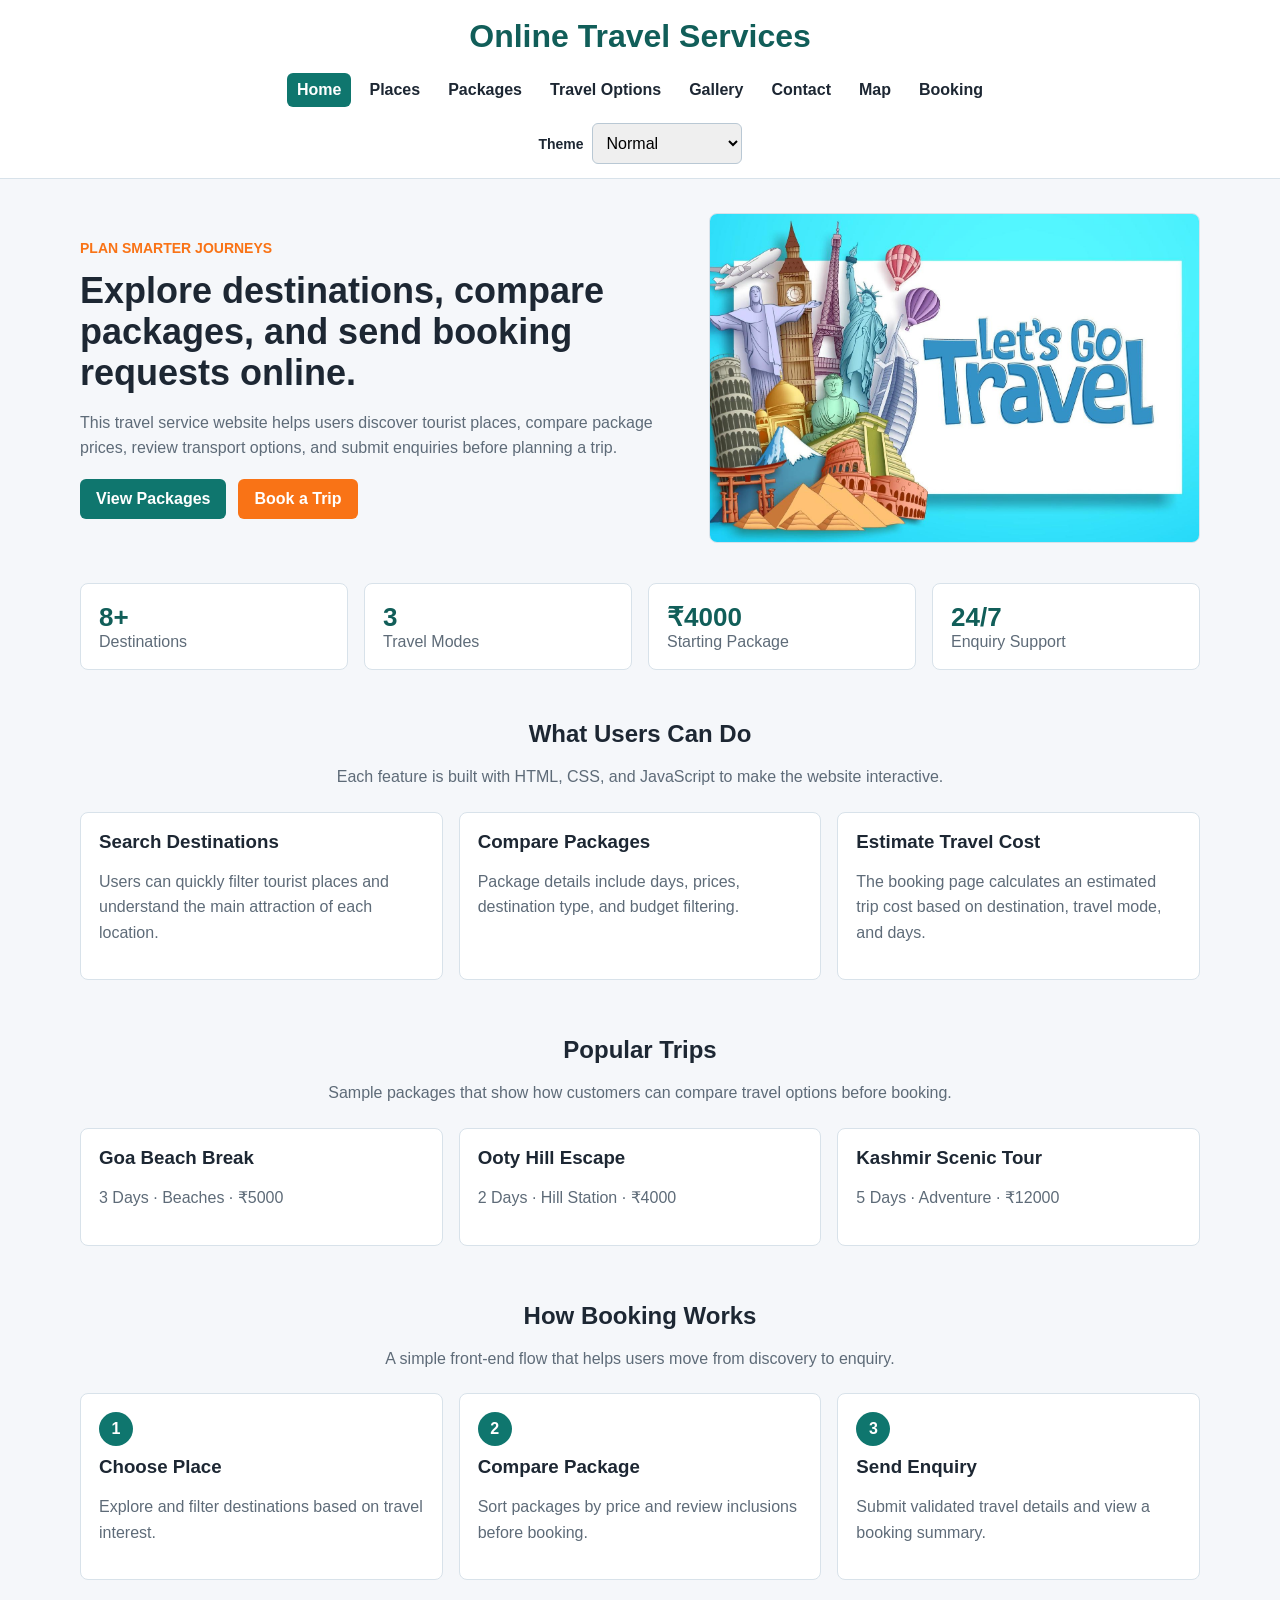
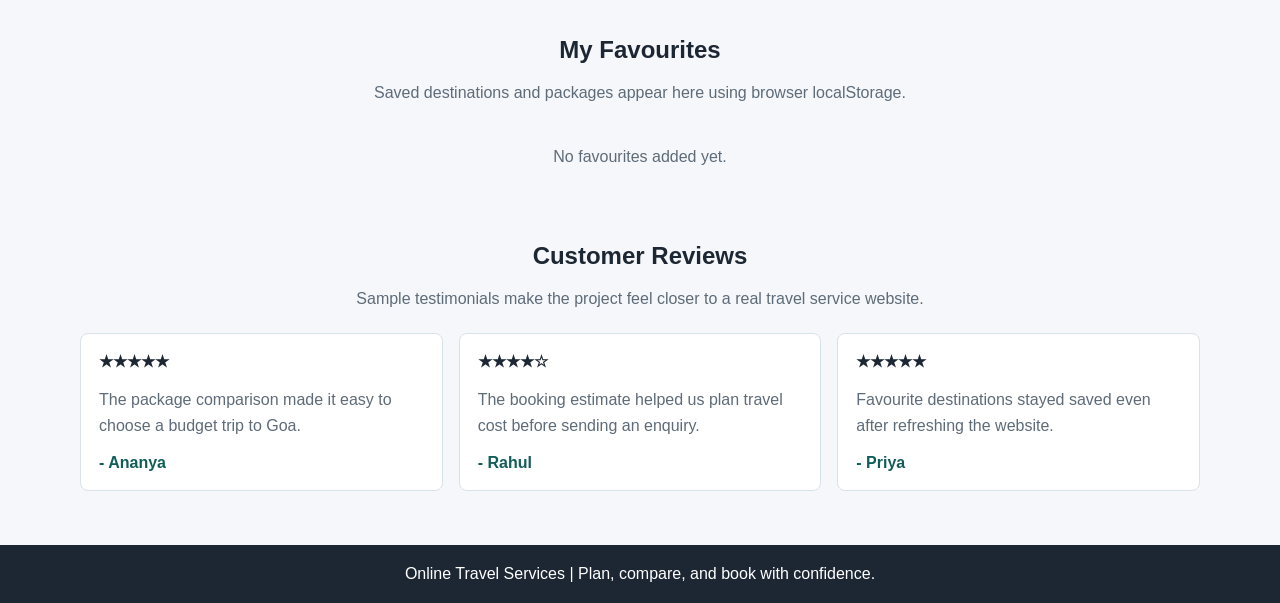
<file: index.html>
<!DOCTYPE html>
<html lang="en">
<head>
<meta charset="UTF-8">
<meta name="viewport" content="width=device-width, initial-scale=1.0">
<title>Online Travel Services</title>
<link rel="stylesheet" href="style.css">
<script src="script.js" defer></script>
</head>

<body>
<header class="site-header">
  <h1>Online Travel Services</h1>
  <nav>
    <a href="index.html">Home</a>
    <a href="places.html">Places</a>
    <a href="packages.html">Packages</a>
    <a href="travel.html">Travel Options</a>
    <a href="gallery.html">Gallery</a>
    <a href="contact.html">Contact</a>
    <a href="frames.html">Map</a>
    <a href="booking.html">Booking</a>
  </nav>
</header>

<main>
  <section class="hero">
    <div class="hero-text">
      <p class="eyebrow">Plan smarter journeys</p>
      <h2>Explore destinations, compare packages, and send booking requests online.</h2>
      <p>
        This travel service website helps users discover tourist places, compare package prices,
        review transport options, and submit enquiries before planning a trip.
      </p>
      <div class="hero-actions">
        <a class="button" href="packages.html">View Packages</a>
        <a class="button secondary" href="booking.html">Book a Trip</a>
      </div>
    </div>
    <img src="images/travel1.jpg" alt="Travel destination view">
  </section>

  <section class="stats-grid" aria-label="Website highlights">
    <div>
      <strong>8+</strong>
      <span>Destinations</span>
    </div>
    <div>
      <strong>3</strong>
      <span>Travel Modes</span>
    </div>
    <div>
      <strong>₹4000</strong>
      <span>Starting Package</span>
    </div>
    <div>
      <strong>24/7</strong>
      <span>Enquiry Support</span>
    </div>
  </section>

  <section class="section">
    <div class="section-heading">
      <h2>What Users Can Do</h2>
      <p>Each feature is built with HTML, CSS, and JavaScript to make the website interactive.</p>
    </div>
    <div class="feature-grid">
      <article class="feature-card">
        <h3>Search Destinations</h3>
        <p>Users can quickly filter tourist places and understand the main attraction of each location.</p>
      </article>
      <article class="feature-card">
        <h3>Compare Packages</h3>
        <p>Package details include days, prices, destination type, and budget filtering.</p>
      </article>
      <article class="feature-card">
        <h3>Estimate Travel Cost</h3>
        <p>The booking page calculates an estimated trip cost based on destination, travel mode, and days.</p>
      </article>
    </div>
  </section>

  <section class="section">
    <div class="section-heading">
      <h2>Popular Trips</h2>
      <p>Sample packages that show how customers can compare travel options before booking.</p>
    </div>
    <div class="package-preview">
      <article>
        <h3>Goa Beach Break</h3>
        <p>3 Days · Beaches · ₹5000</p>
      </article>
      <article>
        <h3>Ooty Hill Escape</h3>
        <p>2 Days · Hill Station · ₹4000</p>
      </article>
      <article>
        <h3>Kashmir Scenic Tour</h3>
        <p>5 Days · Adventure · ₹12000</p>
      </article>
    </div>
  </section>

  <section class="section">
    <div class="section-heading">
      <h2>How Booking Works</h2>
      <p>A simple front-end flow that helps users move from discovery to enquiry.</p>
    </div>
    <div class="steps-grid">
      <article>
        <strong>1</strong>
        <h3>Choose Place</h3>
        <p>Explore and filter destinations based on travel interest.</p>
      </article>
      <article>
        <strong>2</strong>
        <h3>Compare Package</h3>
        <p>Sort packages by price and review inclusions before booking.</p>
      </article>
      <article>
        <strong>3</strong>
        <h3>Send Enquiry</h3>
        <p>Submit validated travel details and view a booking summary.</p>
      </article>
    </div>
  </section>

  <section class="section">
    <div class="section-heading">
      <h2>My Favourites</h2>
      <p>Saved destinations and packages appear here using browser localStorage.</p>
    </div>
    <div id="favouritesList" class="favourites-list">
      <p>No favourites added yet.</p>
    </div>
  </section>

  <section class="section">
    <div class="section-heading">
      <h2>Customer Reviews</h2>
      <p>Sample testimonials make the project feel closer to a real travel service website.</p>
    </div>
    <div class="testimonial-grid">
      <article>
        <strong>★★★★★</strong>
        <p>The package comparison made it easy to choose a budget trip to Goa.</p>
        <span>- Ananya</span>
      </article>
      <article>
        <strong>★★★★☆</strong>
        <p>The booking estimate helped us plan travel cost before sending an enquiry.</p>
        <span>- Rahul</span>
      </article>
      <article>
        <strong>★★★★★</strong>
        <p>Favourite destinations stayed saved even after refreshing the website.</p>
        <span>- Priya</span>
      </article>
    </div>
  </section>
</main>

<footer>
  <p>Online Travel Services | Plan, compare, and book with confidence.</p>
</footer>
</body>
</html>
</file>
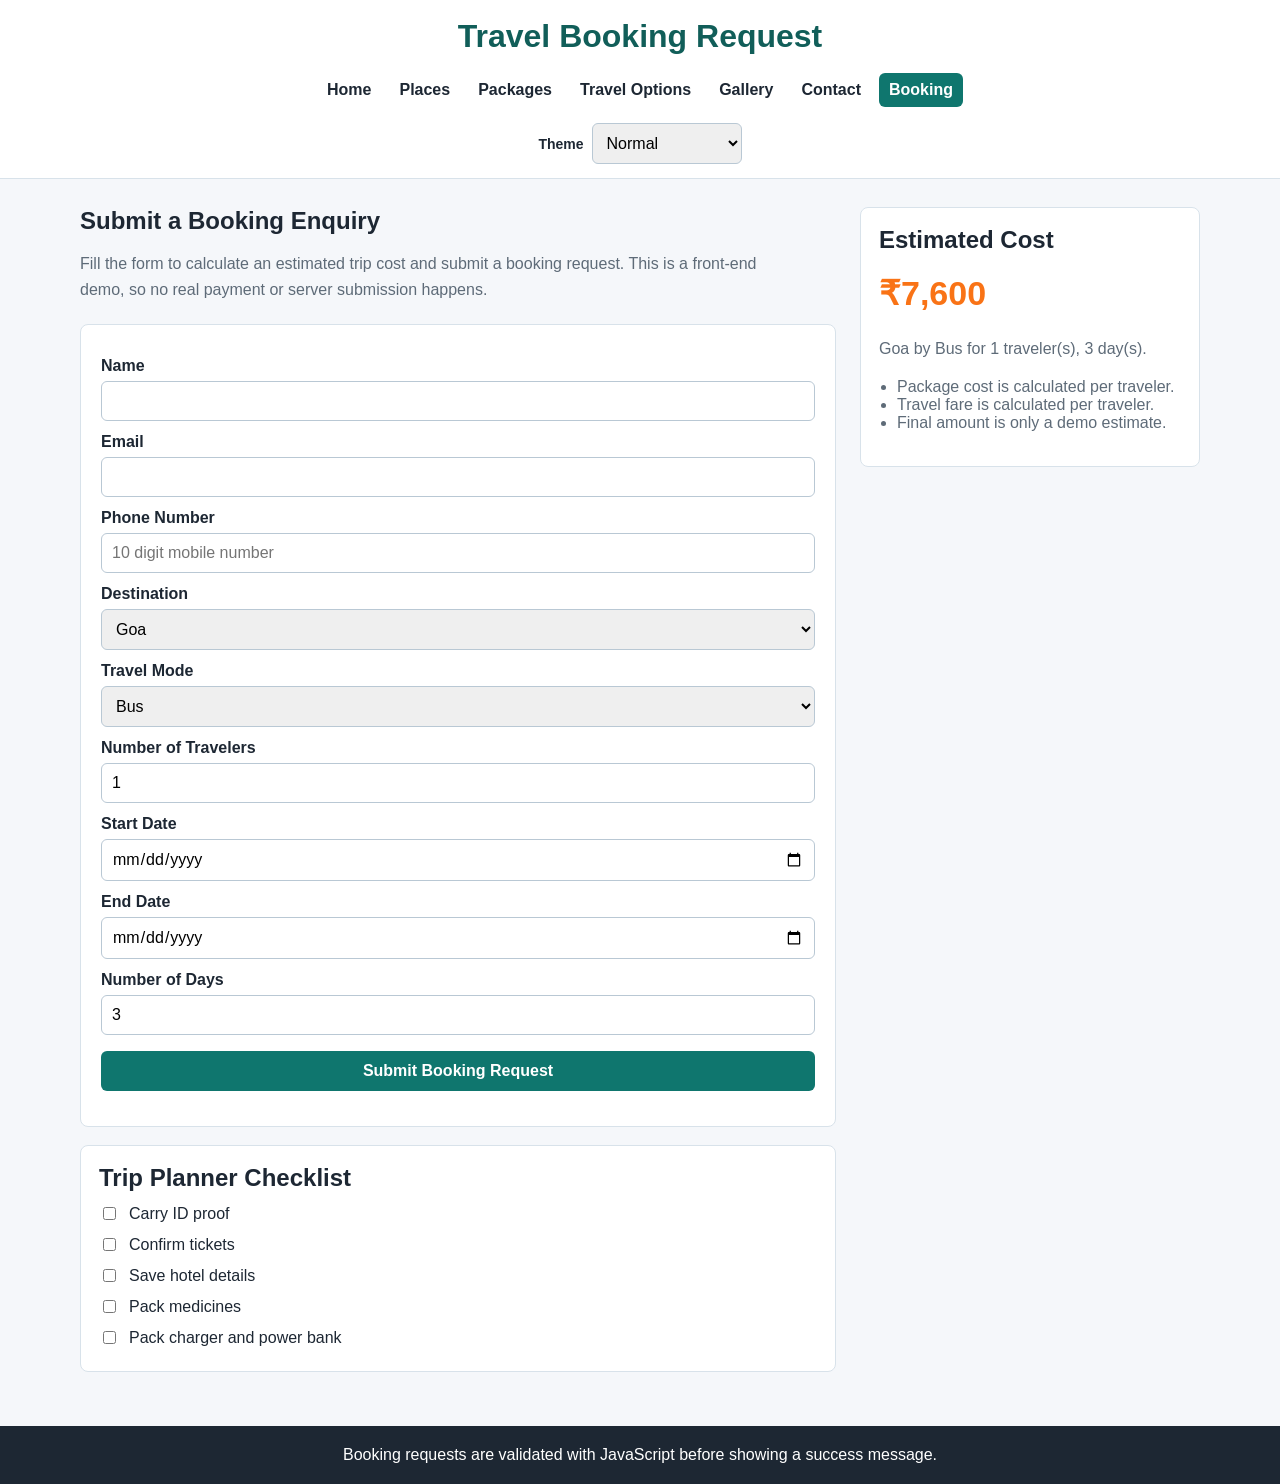
<file: booking.html>
<!DOCTYPE html>
<html lang="en">
<head>
<meta charset="UTF-8">
<meta name="viewport" content="width=device-width, initial-scale=1.0">
<title>Travel Booking</title>
<link rel="stylesheet" href="style.css">
<script src="script.js" defer></script>
</head>

<body>
<header class="site-header">
  <h1>Travel Booking Request</h1>
  <nav>
    <a href="index.html">Home</a>
    <a href="places.html">Places</a>
    <a href="packages.html">Packages</a>
    <a href="travel.html">Travel Options</a>
    <a href="gallery.html">Gallery</a>
    <a href="contact.html">Contact</a>
    <a href="booking.html">Booking</a>
  </nav>
</header>

<main>
  <section class="section booking-layout">
    <div>
      <div class="section-heading left-align">
        <h2>Submit a Booking Enquiry</h2>
        <p>
          Fill the form to calculate an estimated trip cost and submit a booking request.
          This is a front-end demo, so no real payment or server submission happens.
        </p>
      </div>

      <form class="booking-form" data-success="Booking request sent successfully! We will contact you soon.">
        <label for="customerName">Name</label>
        <input id="customerName" name="customerName" type="text" required>

        <label for="customerEmail">Email</label>
        <input id="customerEmail" name="customerEmail" type="email" required>

        <label for="customerPhone">Phone Number</label>
        <input id="customerPhone" name="customerPhone" type="tel" pattern="[0-9]{10}" placeholder="10 digit mobile number" required>

        <label for="destination">Destination</label>
        <select id="destination" name="destination" required>
          <option value="Goa">Goa</option>
          <option value="Ooty">Ooty</option>
          <option value="Kashmir">Kashmir</option>
          <option value="Jaipur">Jaipur</option>
        </select>

        <label for="travelMode">Travel Mode</label>
        <select id="travelMode" name="travelMode" required>
          <option value="Bus">Bus</option>
          <option value="Train">Train</option>
          <option value="Flight">Flight</option>
        </select>

        <label for="travelers">Number of Travelers</label>
        <input id="travelers" name="travelers" type="number" min="1" value="1" required>

        <label for="startDate">Start Date</label>
        <input id="startDate" name="startDate" type="date" required>

        <label for="endDate">End Date</label>
        <input id="endDate" name="endDate" type="date" required>

        <label for="days">Number of Days</label>
        <input id="days" name="days" type="number" min="1" value="3" required>

        <input type="submit" value="Submit Booking Request">
      </form>

      <div class="trip-checklist">
        <h2>Trip Planner Checklist</h2>
        <label><input type="checkbox" data-checklist-item="id-proof"> Carry ID proof</label>
        <label><input type="checkbox" data-checklist-item="tickets"> Confirm tickets</label>
        <label><input type="checkbox" data-checklist-item="hotel"> Save hotel details</label>
        <label><input type="checkbox" data-checklist-item="medicines"> Pack medicines</label>
        <label><input type="checkbox" data-checklist-item="charger"> Pack charger and power bank</label>
      </div>
    </div>

    <aside class="estimate-panel" aria-live="polite">
      <h2>Estimated Cost</h2>
      <p class="estimate-total" id="estimateTotal">₹0</p>
      <p id="estimateDetails">Choose a destination and travel mode to view the estimate.</p>
      <ul>
        <li>Package cost is calculated per traveler.</li>
        <li>Travel fare is calculated per traveler.</li>
        <li>Final amount is only a demo estimate.</li>
      </ul>
    </aside>
  </section>
</main>

<footer>
  <p>Booking requests are validated with JavaScript before showing a success message.</p>
</footer>
</body>
</html>
</file>
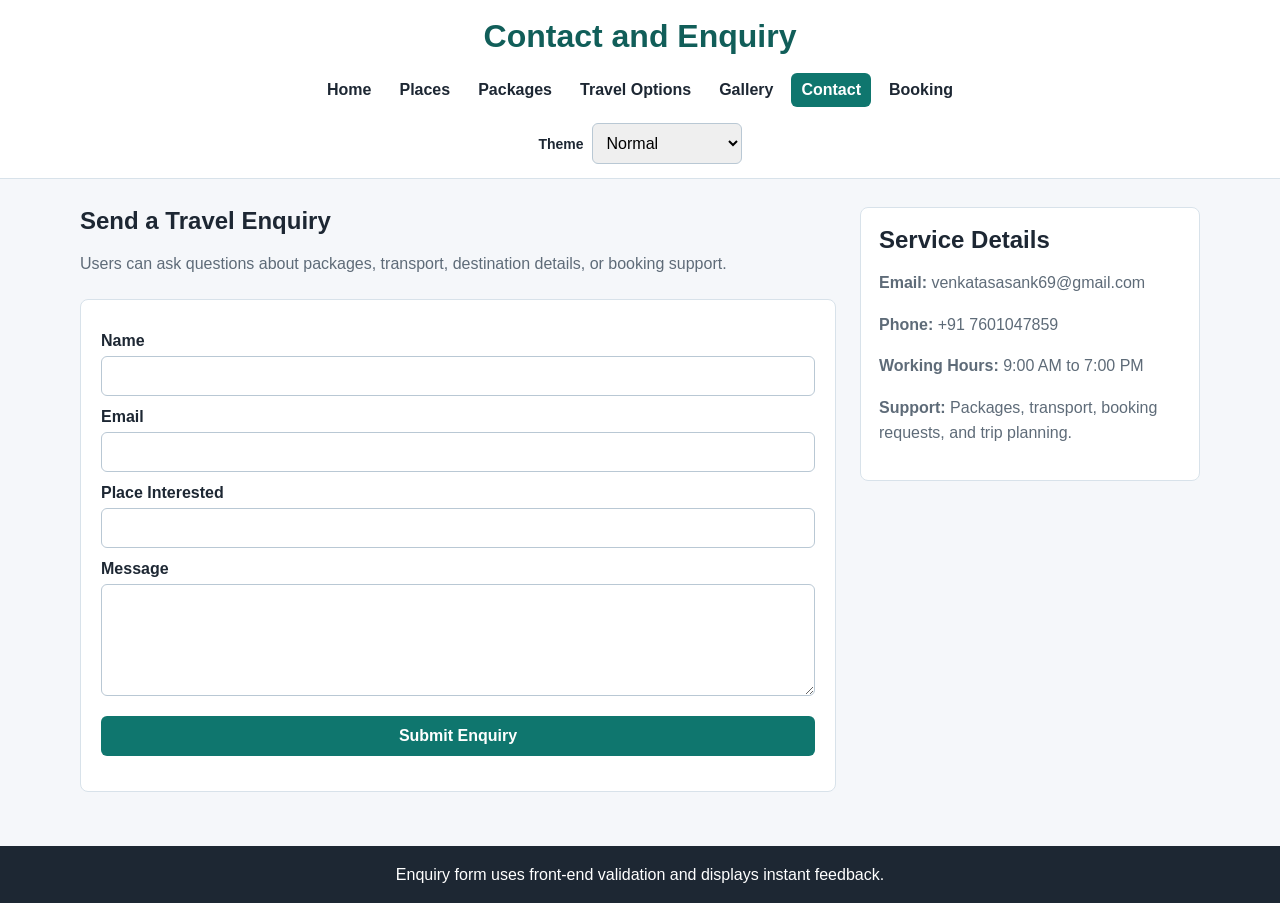
<file: contact.html>
<!DOCTYPE html>
<html lang="en">
<head>
<meta charset="UTF-8">
<meta name="viewport" content="width=device-width, initial-scale=1.0">
<title>Contact</title>
<link rel="stylesheet" href="style.css">
<script src="script.js" defer></script>
</head>

<body>
<header class="site-header">
  <h1>Contact and Enquiry</h1>
  <nav>
    <a href="index.html">Home</a>
    <a href="places.html">Places</a>
    <a href="packages.html">Packages</a>
    <a href="travel.html">Travel Options</a>
    <a href="gallery.html">Gallery</a>
    <a href="contact.html">Contact</a>
    <a href="booking.html">Booking</a>
  </nav>
</header>

<main>
  <section class="section contact-layout">
    <div>
      <div class="section-heading left-align">
        <h2>Send a Travel Enquiry</h2>
        <p>Users can ask questions about packages, transport, destination details, or booking support.</p>
      </div>

      <form class="contact-form" data-email-target="venkatasasank69@gmail.com" data-success="Thank you! Your enquiry has been prepared for email.">
        <label for="enquiryName">Name</label>
        <input id="enquiryName" type="text" required>

        <label for="enquiryEmail">Email</label>
        <input id="enquiryEmail" type="email" required>

        <label for="placeInterested">Place Interested</label>
        <input id="placeInterested" type="text" required>

        <label for="message">Message</label>
        <textarea id="message" rows="5" required></textarea>

        <input type="submit" value="Submit Enquiry">
      </form>
    </div>

    <aside class="info-panel">
      <h2>Service Details</h2>
      <p><strong>Email:</strong> venkatasasank69@gmail.com</p>
      <p><strong>Phone:</strong> +91 7601047859</p>
      <p><strong>Working Hours:</strong> 9:00 AM to 7:00 PM</p>
      <p><strong>Support:</strong> Packages, transport, booking requests, and trip planning.</p>
    </aside>
  </section>
</main>

<footer>
  <p>Enquiry form uses front-end validation and displays instant feedback.</p>
</footer>
</body>
</html>
</file>
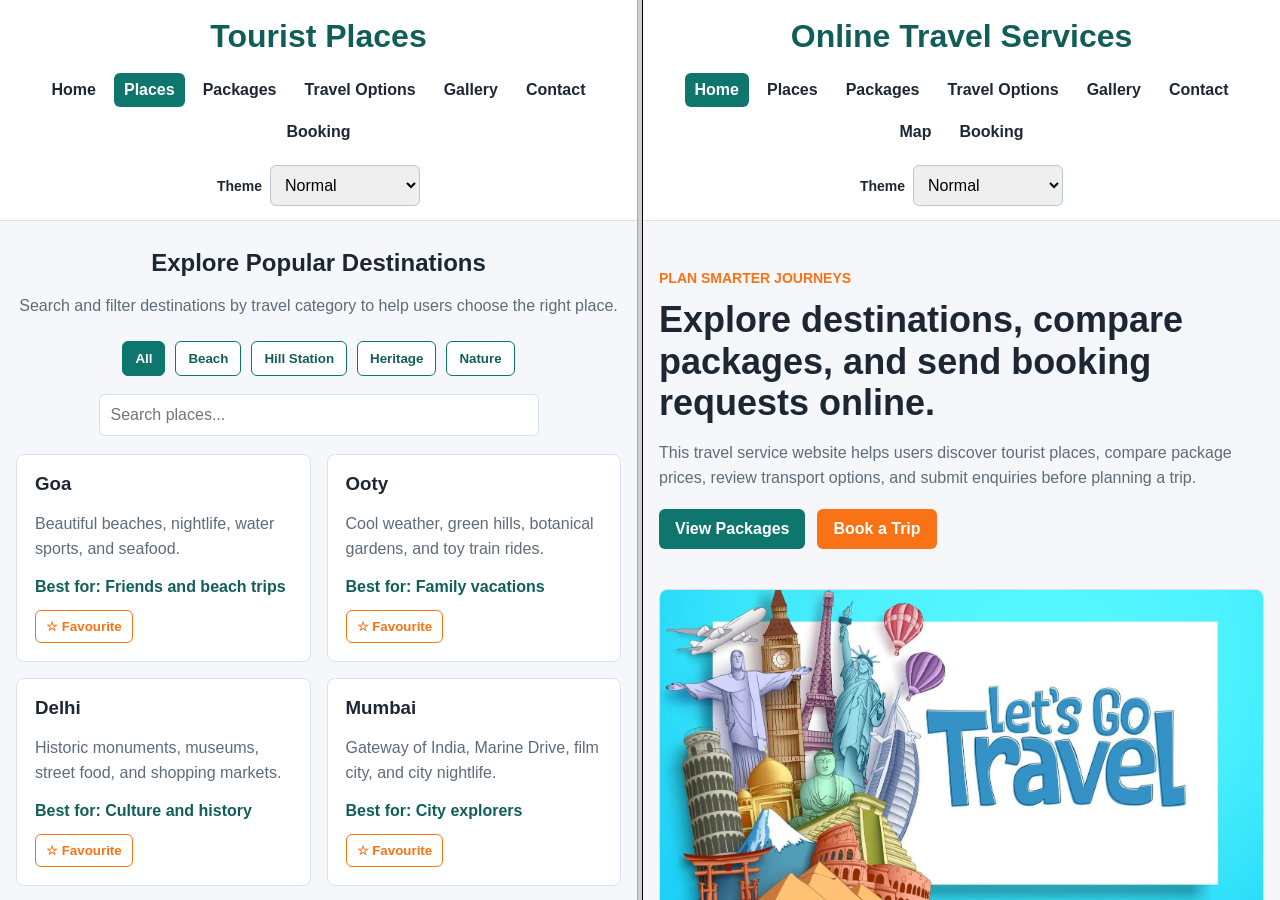
<file: frames.html>
<!DOCTYPE html>
<html>
<head>
<meta charset="UTF-8">
<title>Frames</title>
<link rel="stylesheet" href="style.css">

</head>

<frameset cols="50%,50%">
    <frame src="places.html">
    <frame src="index.html">
</frameset>

</html>
</file>
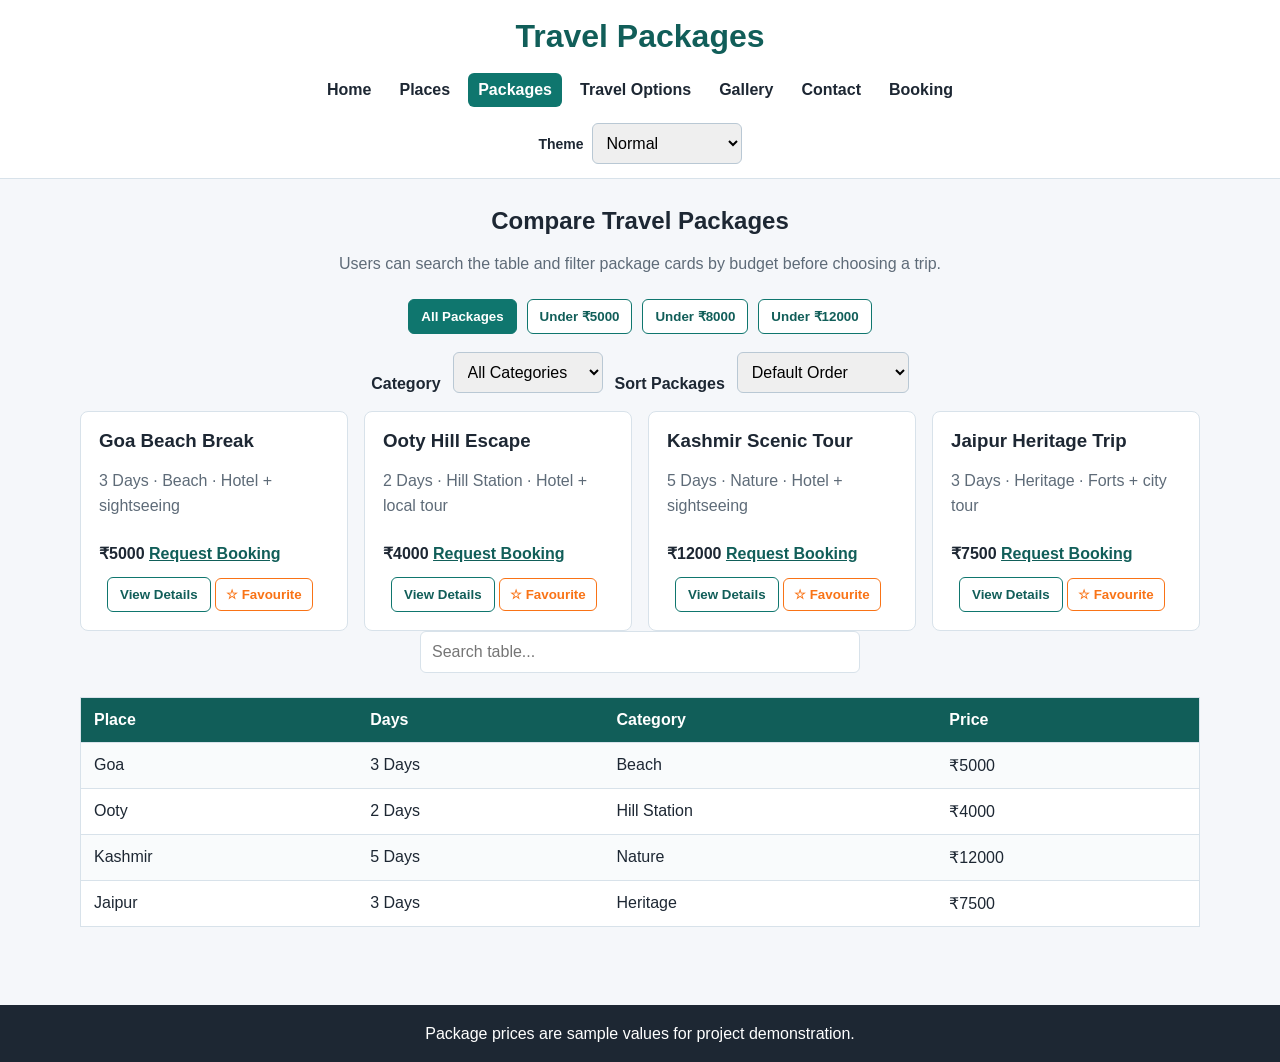
<file: packages.html>
<!DOCTYPE html>
<html lang="en">
<head>
<meta charset="UTF-8">
<meta name="viewport" content="width=device-width, initial-scale=1.0">
<title>Travel Packages</title>
<link rel="stylesheet" href="style.css">
<script src="script.js" defer></script>
</head>

<body>
<header class="site-header">
  <h1>Travel Packages</h1>
  <nav>
    <a href="index.html">Home</a>
    <a href="places.html">Places</a>
    <a href="packages.html">Packages</a>
    <a href="travel.html">Travel Options</a>
    <a href="gallery.html">Gallery</a>
    <a href="contact.html">Contact</a>
    <a href="booking.html">Booking</a>
  </nav>
</header>

<main>
  <section class="section">
    <div class="section-heading">
      <h2>Compare Travel Packages</h2>
      <p>Users can search the table and filter package cards by budget before choosing a trip.</p>
    </div>

    <div class="filter-bar" aria-label="Package budget filters">
      <button type="button" class="package-filter active-filter" data-budget="all">All Packages</button>
      <button type="button" class="package-filter" data-budget="5000">Under ₹5000</button>
      <button type="button" class="package-filter" data-budget="8000">Under ₹8000</button>
      <button type="button" class="package-filter" data-budget="12000">Under ₹12000</button>
    </div>

    <div class="sort-controls">
      <label for="categoryFilter">Category</label>
      <select id="categoryFilter">
        <option value="all">All Categories</option>
        <option value="beach">Beach</option>
        <option value="hill">Hill Station</option>
        <option value="nature">Nature</option>
        <option value="heritage">Heritage</option>
      </select>

      <label for="packageSort">Sort Packages</label>
      <select id="packageSort">
        <option value="default">Default Order</option>
        <option value="low-high">Price: Low to High</option>
        <option value="high-low">Price: High to Low</option>
      </select>
    </div>

    <div class="package-grid">
      <article class="package-card" data-price="5000" data-category="beach" data-days="3" data-inclusions="Hotel stay, breakfast, beach sightseeing, local guide">
        <h3>Goa Beach Break</h3>
        <p>3 Days · Beach · Hotel + sightseeing</p>
        <strong>₹5000</strong>
        <a class="text-link" href="booking.html">Request Booking</a>
        <button type="button" class="details-button">View Details</button>
      </article>
      <article class="package-card" data-price="4000" data-category="hill" data-days="2" data-inclusions="Hotel stay, botanical garden visit, toy train guidance, local tour">
        <h3>Ooty Hill Escape</h3>
        <p>2 Days · Hill Station · Hotel + local tour</p>
        <strong>₹4000</strong>
        <a class="text-link" href="booking.html">Request Booking</a>
        <button type="button" class="details-button">View Details</button>
      </article>
      <article class="package-card" data-price="12000" data-category="nature" data-days="5" data-inclusions="Hotel stay, valley sightseeing, garden visit, houseboat experience">
        <h3>Kashmir Scenic Tour</h3>
        <p>5 Days · Nature · Hotel + sightseeing</p>
        <strong>₹12000</strong>
        <a class="text-link" href="booking.html">Request Booking</a>
        <button type="button" class="details-button">View Details</button>
      </article>
      <article class="package-card" data-price="7500" data-category="heritage" data-days="3" data-inclusions="Hotel stay, fort visits, city tour, market visit">
        <h3>Jaipur Heritage Trip</h3>
        <p>3 Days · Heritage · Forts + city tour</p>
        <strong>₹7500</strong>
        <a class="text-link" href="booking.html">Request Booking</a>
        <button type="button" class="details-button">View Details</button>
      </article>
    </div>

    <table>
      <tr>
        <th>Place</th>
        <th>Days</th>
        <th>Category</th>
        <th>Price</th>
      </tr>
      <tr>
        <td>Goa</td>
        <td>3 Days</td>
        <td>Beach</td>
        <td>₹5000</td>
      </tr>
      <tr>
        <td>Ooty</td>
        <td>2 Days</td>
        <td>Hill Station</td>
        <td>₹4000</td>
      </tr>
      <tr>
        <td>Kashmir</td>
        <td>5 Days</td>
        <td>Nature</td>
        <td>₹12000</td>
      </tr>
      <tr>
        <td>Jaipur</td>
        <td>3 Days</td>
        <td>Heritage</td>
        <td>₹7500</td>
      </tr>
    </table>
  </section>
</main>

<footer>
  <p>Package prices are sample values for project demonstration.</p>
</footer>
</body>
</html>
</file>
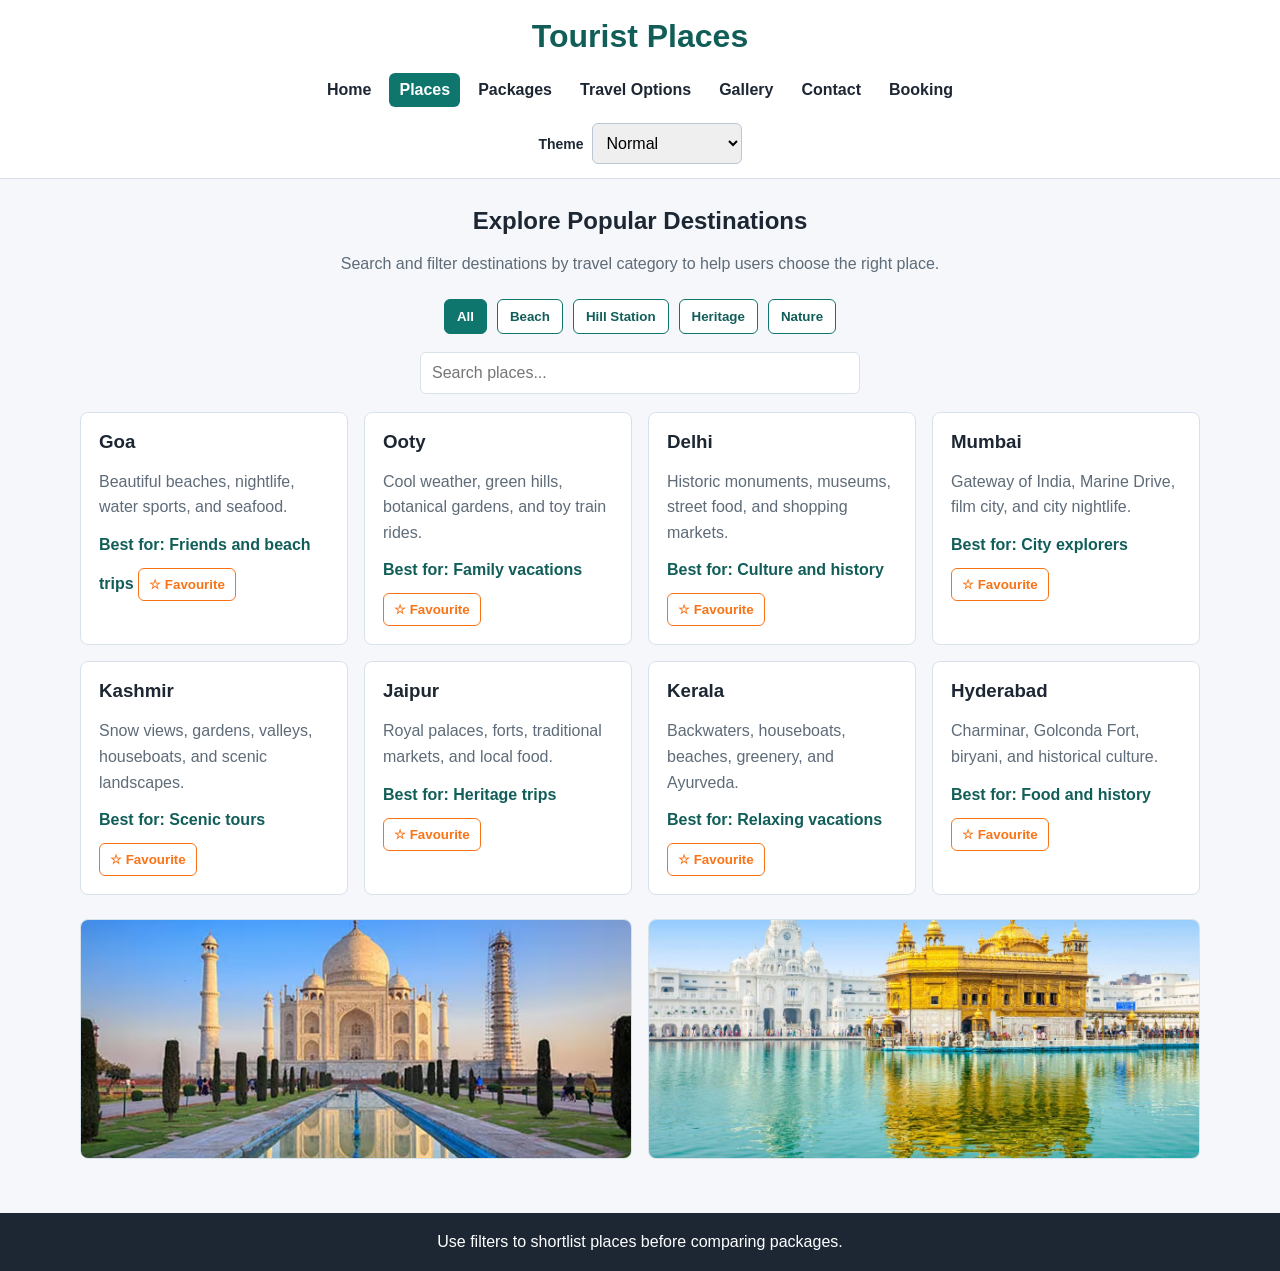
<file: places.html>
<!DOCTYPE html>
<html lang="en">
<head>
<meta charset="UTF-8">
<meta name="viewport" content="width=device-width, initial-scale=1.0">
<title>Tourist Places</title>
<link rel="stylesheet" href="style.css">
<script src="script.js" defer></script>
</head>

<body>
<header class="site-header">
  <h1>Tourist Places</h1>
  <nav>
    <a href="index.html">Home</a>
    <a href="places.html">Places</a>
    <a href="packages.html">Packages</a>
    <a href="travel.html">Travel Options</a>
    <a href="gallery.html">Gallery</a>
    <a href="contact.html">Contact</a>
    <a href="booking.html">Booking</a>
  </nav>
</header>

<main>
  <section class="section">
    <div class="section-heading">
      <h2>Explore Popular Destinations</h2>
      <p>Search and filter destinations by travel category to help users choose the right place.</p>
    </div>

    <div class="filter-bar" aria-label="Destination filters">
      <button type="button" class="filter-button active-filter" data-filter="all">All</button>
      <button type="button" class="filter-button" data-filter="beach">Beach</button>
      <button type="button" class="filter-button" data-filter="hill">Hill Station</button>
      <button type="button" class="filter-button" data-filter="heritage">Heritage</button>
      <button type="button" class="filter-button" data-filter="nature">Nature</button>
    </div>

    <div class="destination-grid places-list">
      <article class="destination-card" data-category="beach">
        <h3>Goa</h3>
        <p>Beautiful beaches, nightlife, water sports, and seafood.</p>
        <span>Best for: Friends and beach trips</span>
      </article>
      <article class="destination-card" data-category="hill">
        <h3>Ooty</h3>
        <p>Cool weather, green hills, botanical gardens, and toy train rides.</p>
        <span>Best for: Family vacations</span>
      </article>
      <article class="destination-card" data-category="heritage">
        <h3>Delhi</h3>
        <p>Historic monuments, museums, street food, and shopping markets.</p>
        <span>Best for: Culture and history</span>
      </article>
      <article class="destination-card" data-category="heritage">
        <h3>Mumbai</h3>
        <p>Gateway of India, Marine Drive, film city, and city nightlife.</p>
        <span>Best for: City explorers</span>
      </article>
      <article class="destination-card" data-category="nature">
        <h3>Kashmir</h3>
        <p>Snow views, gardens, valleys, houseboats, and scenic landscapes.</p>
        <span>Best for: Scenic tours</span>
      </article>
      <article class="destination-card" data-category="heritage">
        <h3>Jaipur</h3>
        <p>Royal palaces, forts, traditional markets, and local food.</p>
        <span>Best for: Heritage trips</span>
      </article>
      <article class="destination-card" data-category="nature">
        <h3>Kerala</h3>
        <p>Backwaters, houseboats, beaches, greenery, and Ayurveda.</p>
        <span>Best for: Relaxing vacations</span>
      </article>
      <article class="destination-card" data-category="heritage">
        <h3>Hyderabad</h3>
        <p>Charminar, Golconda Fort, biryani, and historical culture.</p>
        <span>Best for: Food and history</span>
      </article>
    </div>

    <div class="image-row">
      <img src="images/place1.jpg" alt="Tourist place view">
      <img src="images/place2.jpg" alt="Scenic destination view">
    </div>
  </section>
</main>

<footer>
  <p>Use filters to shortlist places before comparing packages.</p>
</footer>
</body>
</html>
</file>
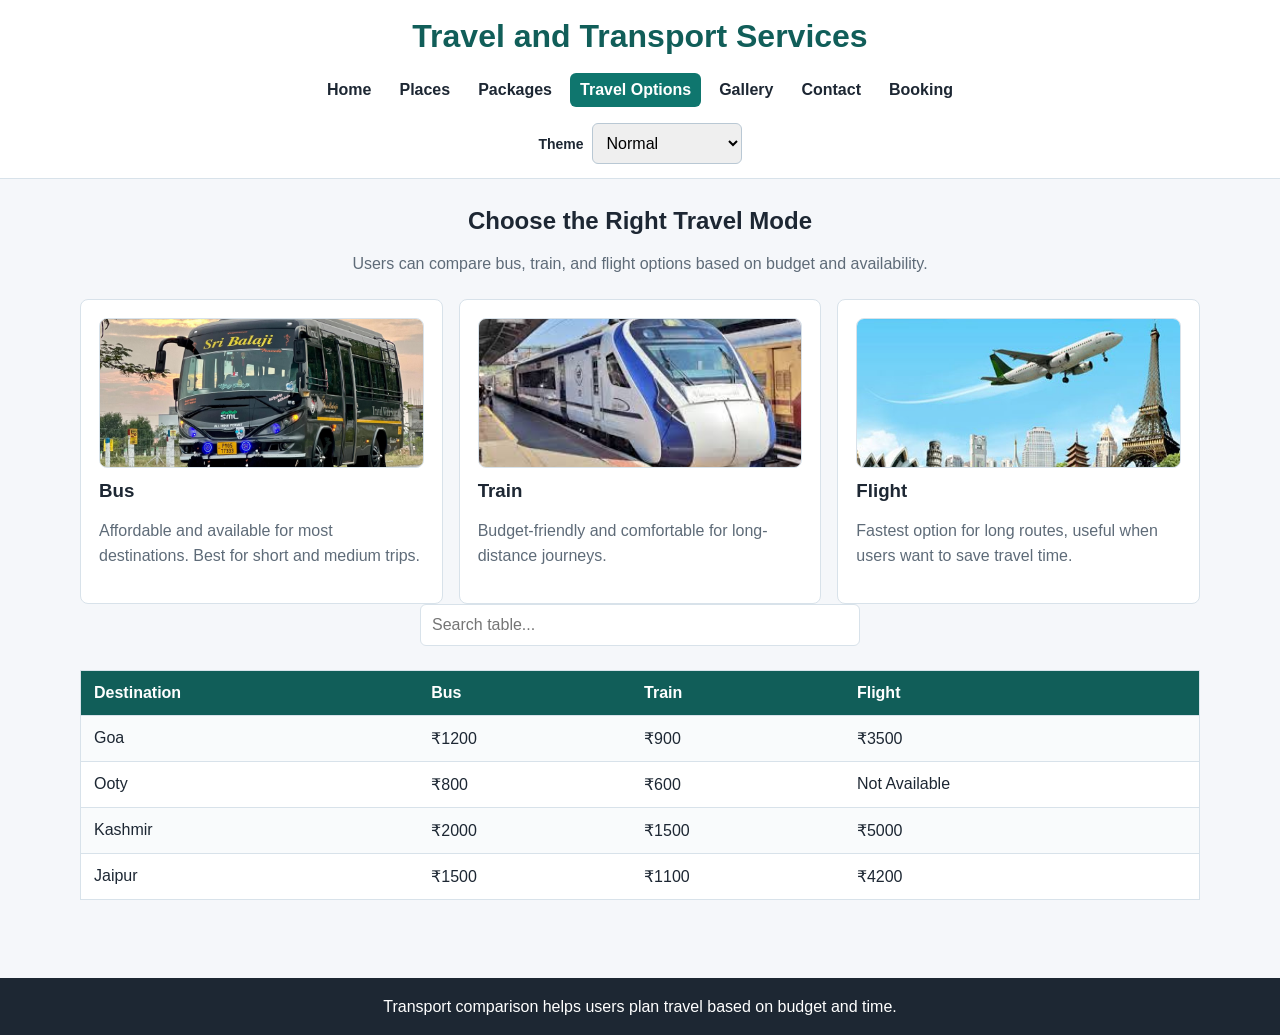
<file: travel.html>
<!DOCTYPE html>
<html lang="en">
<head>
<meta charset="UTF-8">
<meta name="viewport" content="width=device-width, initial-scale=1.0">
<title>Travel Options</title>
<link rel="stylesheet" href="style.css">
<script src="script.js" defer></script>
</head>

<body>
<header class="site-header">
  <h1>Travel and Transport Services</h1>
  <nav>
    <a href="index.html">Home</a>
    <a href="places.html">Places</a>
    <a href="packages.html">Packages</a>
    <a href="travel.html">Travel Options</a>
    <a href="gallery.html">Gallery</a>
    <a href="contact.html">Contact</a>
    <a href="booking.html">Booking</a>
  </nav>
</header>

<main>
  <section class="section">
    <div class="section-heading">
      <h2>Choose the Right Travel Mode</h2>
      <p>Users can compare bus, train, and flight options based on budget and availability.</p>
    </div>

    <div class="transport-grid">
      <article>
        <img src="images/bus.jpg" alt="Bus transport">
        <h3>Bus</h3>
        <p>Affordable and available for most destinations. Best for short and medium trips.</p>
      </article>
      <article>
        <img src="images/train.jpg" alt="Train transport">
        <h3>Train</h3>
        <p>Budget-friendly and comfortable for long-distance journeys.</p>
      </article>
      <article>
        <img src="images/flight.jpg" alt="Flight transport">
        <h3>Flight</h3>
        <p>Fastest option for long routes, useful when users want to save travel time.</p>
      </article>
    </div>

    <table>
      <tr>
        <th>Destination</th>
        <th>Bus</th>
        <th>Train</th>
        <th>Flight</th>
      </tr>
      <tr>
        <td>Goa</td>
        <td>₹1200</td>
        <td>₹900</td>
        <td>₹3500</td>
      </tr>
      <tr>
        <td>Ooty</td>
        <td>₹800</td>
        <td>₹600</td>
        <td>Not Available</td>
      </tr>
      <tr>
        <td>Kashmir</td>
        <td>₹2000</td>
        <td>₹1500</td>
        <td>₹5000</td>
      </tr>
      <tr>
        <td>Jaipur</td>
        <td>₹1500</td>
        <td>₹1100</td>
        <td>₹4200</td>
      </tr>
    </table>
  </section>
</main>

<footer>
  <p>Transport comparison helps users plan travel based on budget and time.</p>
</footer>
</body>
</html>
</file>
<file: style.css>
:root {
    --ink: #1d2733;
    --muted: #5e6b78;
    --brand: #0f766e;
    --brand-dark: #115e59;
    --accent: #f97316;
    --soft: #f5f7fa;
    --line: #d8e2ea;
    --card: #ffffff;
}

* {
    box-sizing: border-box;
}

body {
    margin: 0;
    font-family: Arial, sans-serif;
    color: var(--ink);
    background: var(--soft);
}

.site-header {
    background: var(--card);
    border-bottom: 1px solid var(--line);
    position: sticky;
    top: 0;
    z-index: 5;
}

h1 {
    margin: 0;
    padding: 18px 24px 8px;
    color: var(--brand-dark);
    text-align: center;
}

nav {
    display: flex;
    flex-wrap: wrap;
    justify-content: center;
    gap: 8px;
    padding: 10px 16px 16px;
}

nav a {
    color: var(--ink);
    text-decoration: none;
    padding: 8px 10px;
    border-radius: 6px;
    font-weight: bold;
}

nav a:hover,
nav a.active-link {
    background: var(--brand);
    color: white;
}

.menu-toggle {
    display: none;
    width: 42px;
    height: 38px;
    margin: 0 auto 12px;
    border: 1px solid var(--line);
    border-radius: 6px;
    background: white;
    cursor: pointer;
    padding: 8px;
}

.menu-toggle span {
    display: block;
    height: 3px;
    margin: 4px 0;
    border-radius: 2px;
    background: var(--brand-dark);
}

main {
    width: min(1120px, calc(100% - 32px));
    margin: 0 auto;
}

.hero {
    display: grid;
    grid-template-columns: 1.1fr 0.9fr;
    gap: 28px;
    align-items: center;
    padding: 34px 0 18px;
}

.hero-text {
    padding: 12px 0;
}

.eyebrow {
    margin: 0 0 10px;
    color: var(--accent);
    font-weight: bold;
    text-transform: uppercase;
    font-size: 14px;
}

h2 {
    margin: 0 0 12px;
    color: var(--ink);
}

h3 {
    margin: 0 0 10px;
}

p {
    line-height: 1.6;
    color: var(--muted);
}

.hero h2 {
    font-size: 36px;
    line-height: 1.15;
}

.hero img,
.image-row img,
.transport-grid img,
.gallery-grid img {
    width: 100%;
    display: block;
    border-radius: 8px;
    border: 1px solid var(--line);
    object-fit: cover;
}

.hero img {
    height: 330px;
}

.hero-actions {
    display: flex;
    flex-wrap: wrap;
    gap: 12px;
    margin-top: 18px;
}

.button,
input[type="submit"] {
    display: inline-block;
    background: var(--brand);
    color: white;
    border: 0;
    border-radius: 6px;
    padding: 11px 16px;
    font-weight: bold;
    text-decoration: none;
    cursor: pointer;
}

.button:hover,
input[type="submit"]:hover {
    background: var(--brand-dark);
}

.button.secondary {
    background: var(--accent);
}

.stats-grid,
.feature-grid,
.package-preview,
.destination-grid,
.package-grid,
.transport-grid,
.gallery-grid {
    display: grid;
    gap: 16px;
}

.stats-grid {
    grid-template-columns: repeat(4, 1fr);
    margin: 22px 0;
}

.stats-grid div,
.feature-card,
.package-preview article,
.destination-card,
.package-card,
.transport-grid article,
.estimate-panel,
.info-panel {
    background: var(--card);
    border: 1px solid var(--line);
    border-radius: 8px;
    padding: 18px;
}

.stats-grid strong {
    display: block;
    color: var(--brand-dark);
    font-size: 26px;
}

.stats-grid span {
    color: var(--muted);
}

.section {
    padding: 28px 0;
}

.section-heading {
    text-align: center;
    max-width: 720px;
    margin: 0 auto 22px;
}

.section-heading.left-align {
    text-align: left;
    margin-left: 0;
}

.feature-grid,
.package-preview,
.transport-grid {
    grid-template-columns: repeat(3, 1fr);
}

.destination-grid,
.package-grid,
.gallery-grid {
    grid-template-columns: repeat(4, 1fr);
}

.destination-card span,
.text-link {
    color: var(--brand-dark);
    font-weight: bold;
}

.destination-card,
.package-card {
    position: relative;
}

.favourite-button {
    margin-top: 14px;
    border: 1px solid var(--accent);
    border-radius: 6px;
    background: white;
    color: var(--accent);
    padding: 8px 10px;
    cursor: pointer;
    font-weight: bold;
}

.favourite-button:hover,
.favourite-button.is-favourite {
    background: var(--accent);
    color: white;
}

.text-link {
    display: inline-block;
    margin-top: 10px;
}

.filter-bar {
    display: flex;
    flex-wrap: wrap;
    justify-content: center;
    gap: 10px;
    margin: 18px 0;
}

.filter-button,
.package-filter {
    border: 1px solid var(--brand);
    background: white;
    color: var(--brand-dark);
    border-radius: 6px;
    padding: 9px 12px;
    cursor: pointer;
    font-weight: bold;
}

.filter-button:hover,
.package-filter:hover,
.active-filter {
    background: var(--brand);
    color: white;
}

.search-box {
    display: block;
    width: min(100%, 440px);
    margin: 0 auto 18px;
    padding: 11px;
    border: 1px solid var(--line);
    border-radius: 6px;
    font-size: 16px;
}

.image-row {
    display: grid;
    grid-template-columns: repeat(2, 1fr);
    gap: 16px;
    margin-top: 24px;
}

.image-row img {
    height: 240px;
}

.transport-grid img {
    height: 150px;
    margin-bottom: 12px;
}

.gallery-grid img {
    height: 190px;
}

.gallery-image {
    cursor: pointer;
    transition: transform 0.2s ease, box-shadow 0.2s ease;
}

.gallery-image:hover,
.gallery-image:focus {
    transform: translateY(-3px);
    box-shadow: 0 8px 20px rgba(29,39,51,0.18);
    outline: none;
}

table {
    width: 100%;
    border-collapse: collapse;
    margin: 24px 0;
    background: white;
    border: 1px solid var(--line);
}

th,
td {
    padding: 13px;
    border-bottom: 1px solid var(--line);
    text-align: left;
}

th {
    background: var(--brand-dark);
    color: white;
}

tr:nth-child(even) {
    background: #f9fbfc;
}

.booking-layout,
.contact-layout {
    display: grid;
    grid-template-columns: minmax(0, 1fr) 340px;
    gap: 24px;
    align-items: start;
}

form {
    background: white;
    border: 1px solid var(--line);
    border-radius: 8px;
    padding: 20px;
}

label {
    display: block;
    margin: 12px 0 6px;
    color: var(--ink);
    font-weight: bold;
}

input,
select,
textarea {
    width: 100%;
    padding: 10px;
    border: 1px solid #b9c8d4;
    border-radius: 6px;
    font: inherit;
}

input[type="submit"] {
    margin-top: 16px;
}

.estimate-panel,
.info-panel {
    position: sticky;
    top: 112px;
}

.estimate-total {
    margin: 8px 0;
    color: var(--accent);
    font-size: 34px;
    font-weight: bold;
}

.estimate-panel ul {
    padding-left: 18px;
    color: var(--muted);
}

.form-message {
    margin: 15px 0 0;
    font-weight: bold;
}

.form-message.success {
    color: #15803d;
}

.form-message.error {
    color: #b42318;
}

.lightbox {
    display: none;
    position: fixed;
    inset: 0;
    background: rgba(0,0,0,0.82);
    justify-content: center;
    align-items: center;
    padding: 20px;
    z-index: 20;
}

.lightbox.show {
    display: flex;
}

.lightbox img {
    width: auto;
    max-width: 92%;
    max-height: 82vh;
    border: 3px solid white;
    border-radius: 8px;
}

.lightbox-close {
    position: absolute;
    top: 20px;
    right: 25px;
    width: 38px;
    height: 38px;
    border: 0;
    border-radius: 50%;
    background: white;
    color: var(--ink);
    font-size: 24px;
    cursor: pointer;
}

footer {
    margin-top: 26px;
    padding: 16px;
    background: var(--ink);
    color: white;
    text-align: center;
}

footer p {
    margin: 0;
    color: white;
}

@media (max-width: 850px) {
    .hero,
    .booking-layout,
    .contact-layout {
        grid-template-columns: 1fr;
    }

    .stats-grid,
    .feature-grid,
    .package-preview,
    .transport-grid,
    .destination-grid,
    .package-grid,
    .gallery-grid,
    .image-row {
        grid-template-columns: repeat(2, 1fr);
    }

    .estimate-panel,
    .info-panel {
        position: static;
    }
}

@media (max-width: 560px) {
    main {
        width: min(100% - 20px, 1120px);
    }

    h1 {
        font-size: 24px;
    }

    .hero h2 {
        font-size: 28px;
    }

    .menu-toggle {
        display: block;
    }

    nav {
        display: none;
        flex-direction: column;
        align-items: stretch;
        padding-top: 0;
    }

    .site-header.nav-open nav {
        display: flex;
    }

    nav a {
        text-align: center;
        border: 1px solid var(--line);
    }

    .stats-grid,
    .feature-grid,
    .package-preview,
    .transport-grid,
    .destination-grid,
    .package-grid,
    .gallery-grid,
    .image-row {
        grid-template-columns: 1fr;
    }

    table {
        display: block;
        overflow-x: auto;
        white-space: nowrap;
    }
}

body[data-theme="dark"] {
    --ink: #f8fafc;
    --muted: #cbd5e1;
    --brand: #22c55e;
    --brand-dark: #16a34a;
    --accent: #facc15;
    --soft: #0f172a;
    --line: #334155;
    --card: #1e293b;
}

body[data-theme="ocean"] {
    --ink: #12323a;
    --muted: #47656d;
    --brand: #0284c7;
    --brand-dark: #075985;
    --accent: #14b8a6;
    --soft: #ecfeff;
    --line: #bae6fd;
    --card: #ffffff;
}

body[data-theme="sunset"] {
    --ink: #3b2418;
    --muted: #765341;
    --brand: #c2410c;
    --brand-dark: #9a3412;
    --accent: #eab308;
    --soft: #fff7ed;
    --line: #fed7aa;
    --card: #ffffff;
}

.theme-selector {
    display: flex;
    justify-content: center;
    align-items: center;
    gap: 8px;
    padding: 0 16px 14px;
}

.theme-selector label {
    margin: 0;
    font-size: 14px;
}

.theme-selector select,
.sort-controls select {
    width: auto;
    min-width: 150px;
}

.steps-grid,
.testimonial-grid,
.favourites-list {
    display: grid;
    grid-template-columns: repeat(3, 1fr);
    gap: 16px;
}

.steps-grid article,
.testimonial-grid article,
.favourites-list article,
.trip-checklist {
    background: var(--card);
    border: 1px solid var(--line);
    border-radius: 8px;
    padding: 18px;
}

.steps-grid strong {
    display: inline-flex;
    width: 34px;
    height: 34px;
    align-items: center;
    justify-content: center;
    border-radius: 50%;
    background: var(--brand);
    color: white;
    margin-bottom: 10px;
}

.favourites-list > p {
    grid-column: 1 / -1;
    text-align: center;
}

.favourites-list span,
.testimonial-grid span {
    color: var(--brand-dark);
    font-weight: bold;
    text-transform: capitalize;
}

.sort-controls {
    display: flex;
    flex-wrap: wrap;
    justify-content: center;
    align-items: end;
    gap: 12px;
    margin: 18px 0;
}

.sort-controls label {
    margin: 0;
}

.details-button {
    margin: 14px 0 0 8px;
    border: 1px solid var(--brand);
    background: white;
    color: var(--brand-dark);
    border-radius: 6px;
    padding: 9px 12px;
    cursor: pointer;
    font-weight: bold;
}

.details-button:hover {
    background: var(--brand);
    color: white;
}

.trip-checklist {
    margin-top: 18px;
}

.trip-checklist label {
    display: flex;
    align-items: center;
    gap: 10px;
    font-weight: normal;
}

.trip-checklist input {
    width: auto;
}

.modal-overlay {
    display: none;
    position: fixed;
    inset: 0;
    z-index: 25;
    align-items: center;
    justify-content: center;
    padding: 20px;
    background: rgba(0,0,0,0.68);
}

.modal-overlay.show {
    display: flex;
}

.modal-box {
    width: min(100%, 520px);
    background: var(--card);
    border-radius: 8px;
    padding: 22px;
    border: 1px solid var(--line);
    color: var(--ink);
}

.modal-box ul {
    padding-left: 20px;
    color: var(--muted);
}

.modal-close {
    float: right;
    width: 34px;
    height: 34px;
    border: 0;
    border-radius: 50%;
    background: var(--soft);
    color: var(--ink);
    cursor: pointer;
    font-size: 20px;
}

.modal-actions {
    display: flex;
    flex-wrap: wrap;
    gap: 10px;
    margin-top: 16px;
}

.booking-summary p {
    margin: 8px 0;
}

.toast-message {
    position: fixed;
    right: 18px;
    bottom: 18px;
    z-index: 30;
    max-width: 320px;
    padding: 12px 14px;
    background: var(--ink);
    color: white;
    border-radius: 8px;
    box-shadow: 0 10px 24px rgba(0,0,0,0.22);
    opacity: 0;
    transform: translateY(12px);
    pointer-events: none;
    transition: opacity 0.2s ease, transform 0.2s ease;
}

.toast-message.show {
    opacity: 1;
    transform: translateY(0);
}

@media (max-width: 850px) {
    .steps-grid,
    .testimonial-grid,
    .favourites-list {
        grid-template-columns: repeat(2, 1fr);
    }
}

@media (max-width: 560px) {
    .steps-grid,
    .testimonial-grid,
    .favourites-list {
        grid-template-columns: 1fr;
    }

    .theme-selector,
    .sort-controls {
        align-items: stretch;
        flex-direction: column;
    }
}
</file>
